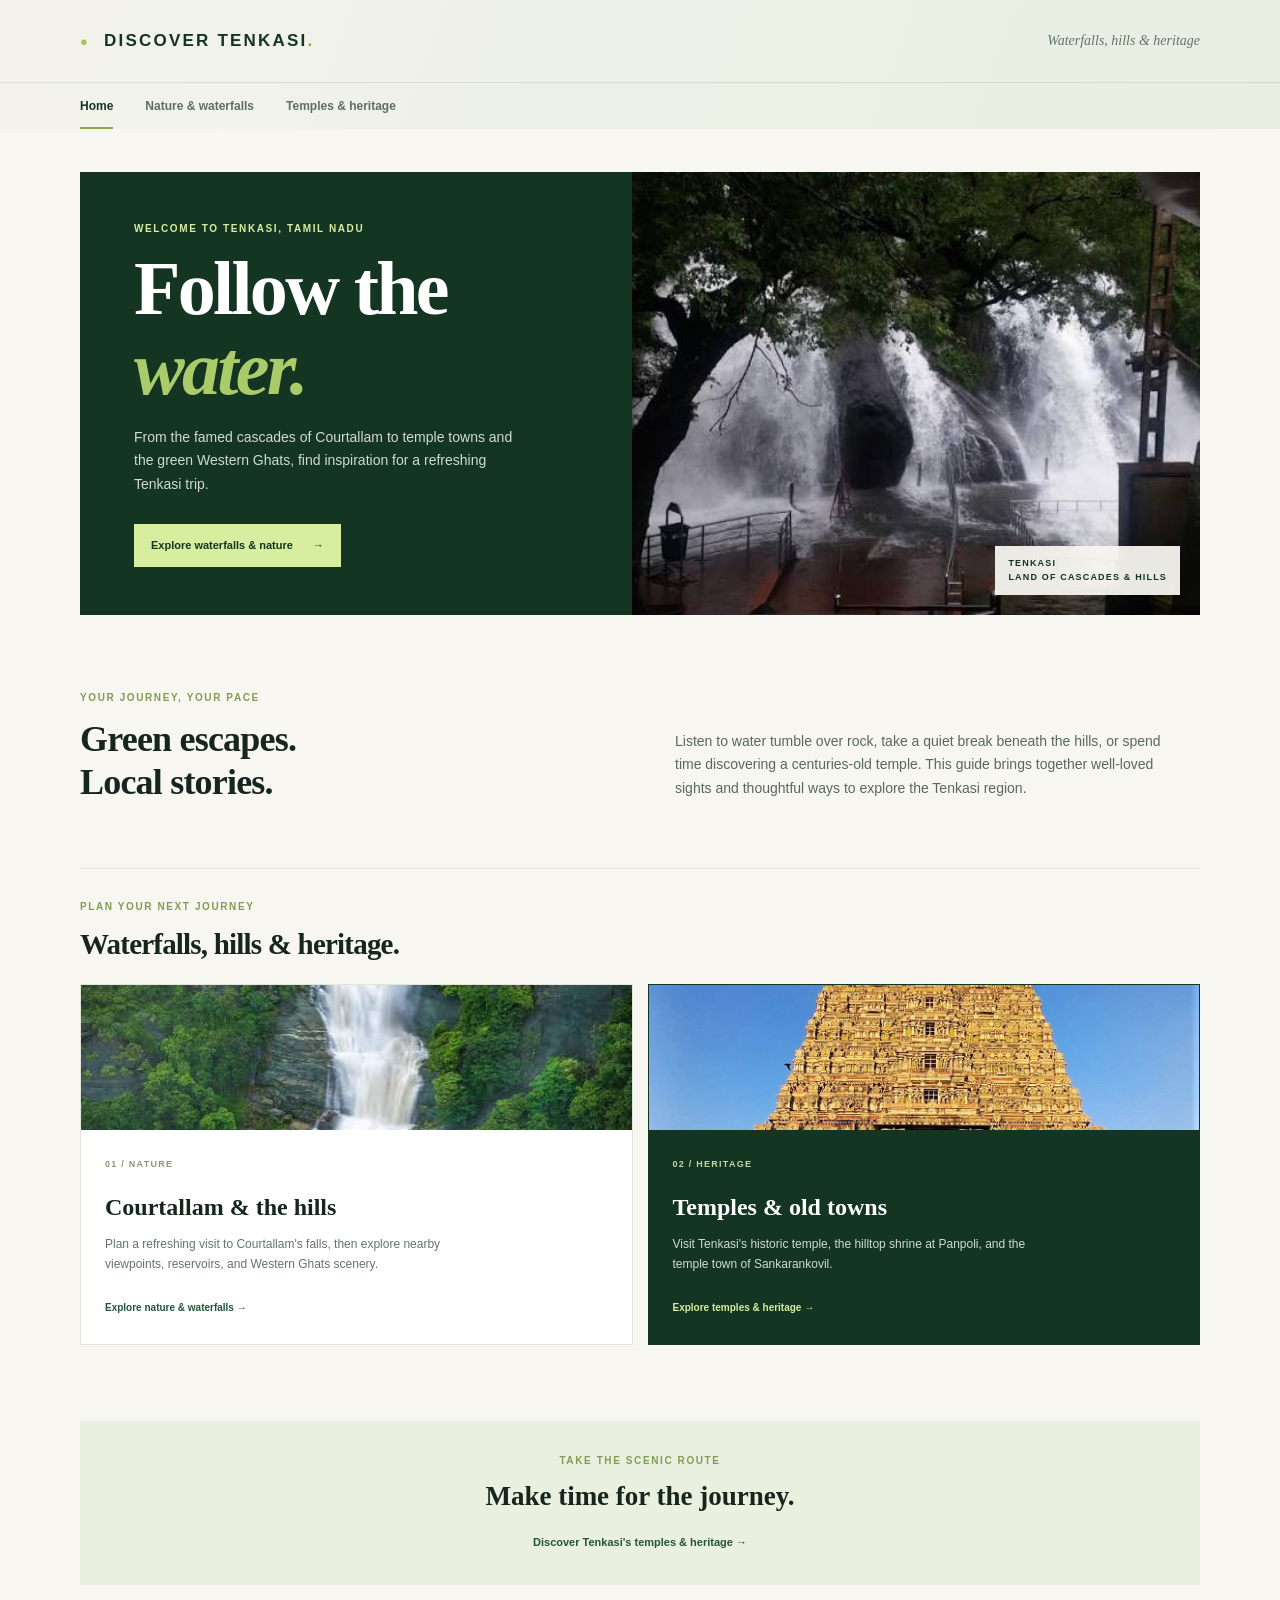
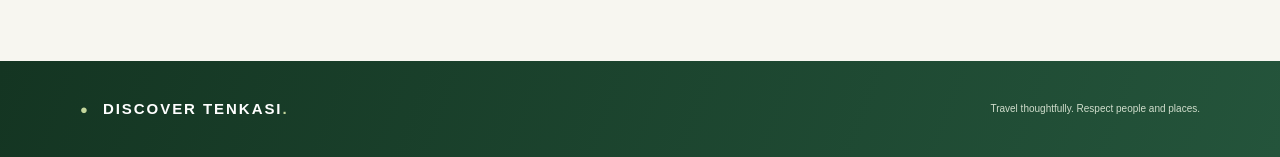
<file: index.html>
<!DOCTYPE html>
<html lang="en">
<head>
    <meta charset="UTF-8">
    <meta name="viewport" content="width=device-width, initial-scale=1.0">
    <meta name="description" content="Discover Tenkasi, Tamil Nadu: Courtallam waterfalls, green hill country, temples, and memorable local journeys.">
    <title>Discover Tenkasi  Waterfalls, hills &amp; heritage</title>
    <link rel="stylesheet" href="style.css/main.css">
</head>
<body>
    <a class="skip-link" href="#main">Skip to content</a>
    <header class="site-header">
        <div class="header-inner">
            <a class="brand" href="index.html" aria-label="Discover Tenkasi home"><span class="brand-mark" aria-hidden="true">●</span> DISCOVER TENKASI<span class="brand-period">.</span></a>
            <span class="tagline">Waterfalls, hills &amp; heritage</span>
        </div>
        <nav class="main-nav" aria-label="Main navigation">
            <div class="nav-inner">
                <a class="active" aria-current="page" href="index.html">Home</a>
                <a href="waterfalls.html">Nature &amp; waterfalls</a>
                <a href="temples.html">Temples &amp; heritage</a>
            </div>
        </nav>
    </header>

    <main id="main" class="page-wrap">
        <section class="hero">
            <div class="hero-copy">
                <p class="eyebrow">WELCOME TO TENKASI, TAMIL NADU</p>
                <h1>Follow the<br><em>water.</em></h1>
                <p class="hero-intro">From the famed cascades of Courtallam to temple towns and the green Western Ghats, find inspiration for a refreshing Tenkasi trip.</p>
                <a class="button" href="waterfalls.html">Explore waterfalls &amp; nature <span aria-hidden="true">→</span></a>
            </div>
            <div class="hero-art">
                <img src="images/images.jpg" alt="Waterfall surrounded by green vegetation" decoding="async">
            </div>
            <span class="hero-note">TENKASI<br>LAND OF CASCADES &amp; HILLS</span>
        </section>

        <section class="intro-row" aria-labelledby="intro-title">
            <div>
                <p class="eyebrow">YOUR JOURNEY, YOUR PACE</p>
                <h2 id="intro-title">Green escapes.<br>Local stories.</h2>
            </div>
            <p>Listen to water tumble over rock, take a quiet break beneath the hills, or spend time discovering a centuries-old temple. This guide brings together well-loved sights and thoughtful ways to explore the Tenkasi region.</p>
        </section>

        <section class="guide-section" aria-labelledby="guides-title">
            <div class="section-heading">
                <div>
                    <p class="eyebrow">PLAN YOUR NEXT JOURNEY</p>
                    <h2 id="guides-title">Waterfalls, hills &amp; heritage.</h2>
                </div>
            </div>
            <div class="guide-cards">
                <a class="guide-card" href="waterfalls.html">
                    <img class="guide-card-image" src="images/courtallam.jpg" alt="Courtallam waterfall surrounded by green vegetation" loading="lazy" decoding="async">
                    <span class="card-number">01 / NATURE</span>
                    <span class="card-icon" aria-hidden="true"></span>
                    <h3>Courtallam &amp; the hills</h3>
                    <p>Plan a refreshing visit to Courtallam's falls, then explore nearby viewpoints, reservoirs, and Western Ghats scenery.</p>
                    <span class="card-link">Explore nature &amp; waterfalls <span aria-hidden="true">→</span></span>
                </a>
                <a class="guide-card guide-card-dark" href="temples.html">
                    <img class="guide-card-image" src="images/kasi-Vishwanath-Temple-Tenkasi.jpg" alt="Colorful South Indian temple architecture" loading="lazy" decoding="async">
                    <span class="card-number">02 / HERITAGE</span>
                    <span class="card-icon" aria-hidden="true"></span>
                    <h3>Temples &amp; old towns</h3>
                    <p>Visit Tenkasi's historic temple, the hilltop shrine at Panpoli, and the temple town of Sankarankovil.</p>
                    <span class="card-link">Explore temples &amp; heritage <span aria-hidden="true">→</span></span>
                </a>
            </div>
        </section>

        <section class="closing-banner">
            <p class="eyebrow">TAKE THE SCENIC ROUTE</p>
            <h2>Make time for the journey.</h2>
            <a class="text-link" href="temples.html">Discover Tenkasi's temples &amp; heritage <span aria-hidden="true">→</span></a>
        </section>
    </main>

    <footer class="site-footer">
        <div class="footer-inner">
            <a class="brand footer-brand" href="index.html"><span class="brand-mark" aria-hidden="true">●</span> DISCOVER TENKASI<span class="brand-period">.</span></a>
            <p>Travel thoughtfully. Respect people and places.</p>
        </div>
    </footer>
</body>
</html>
</file>
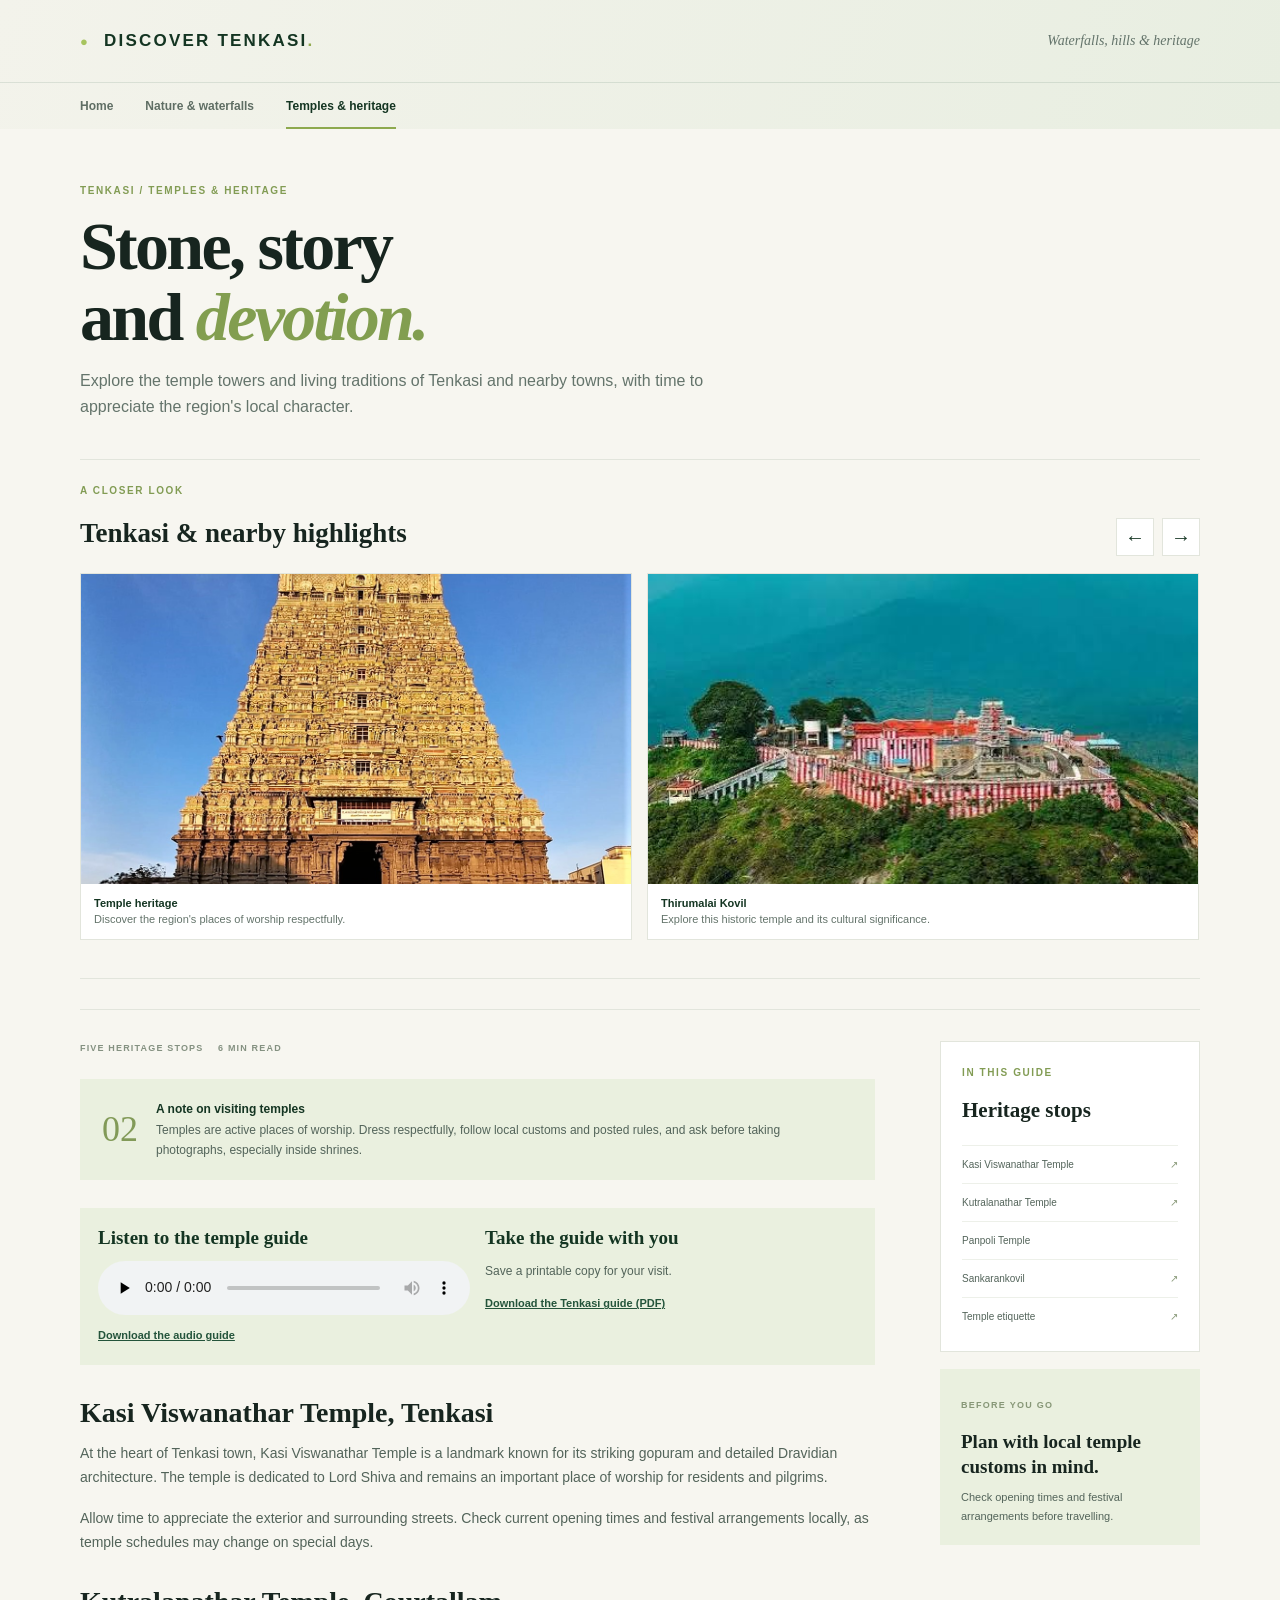
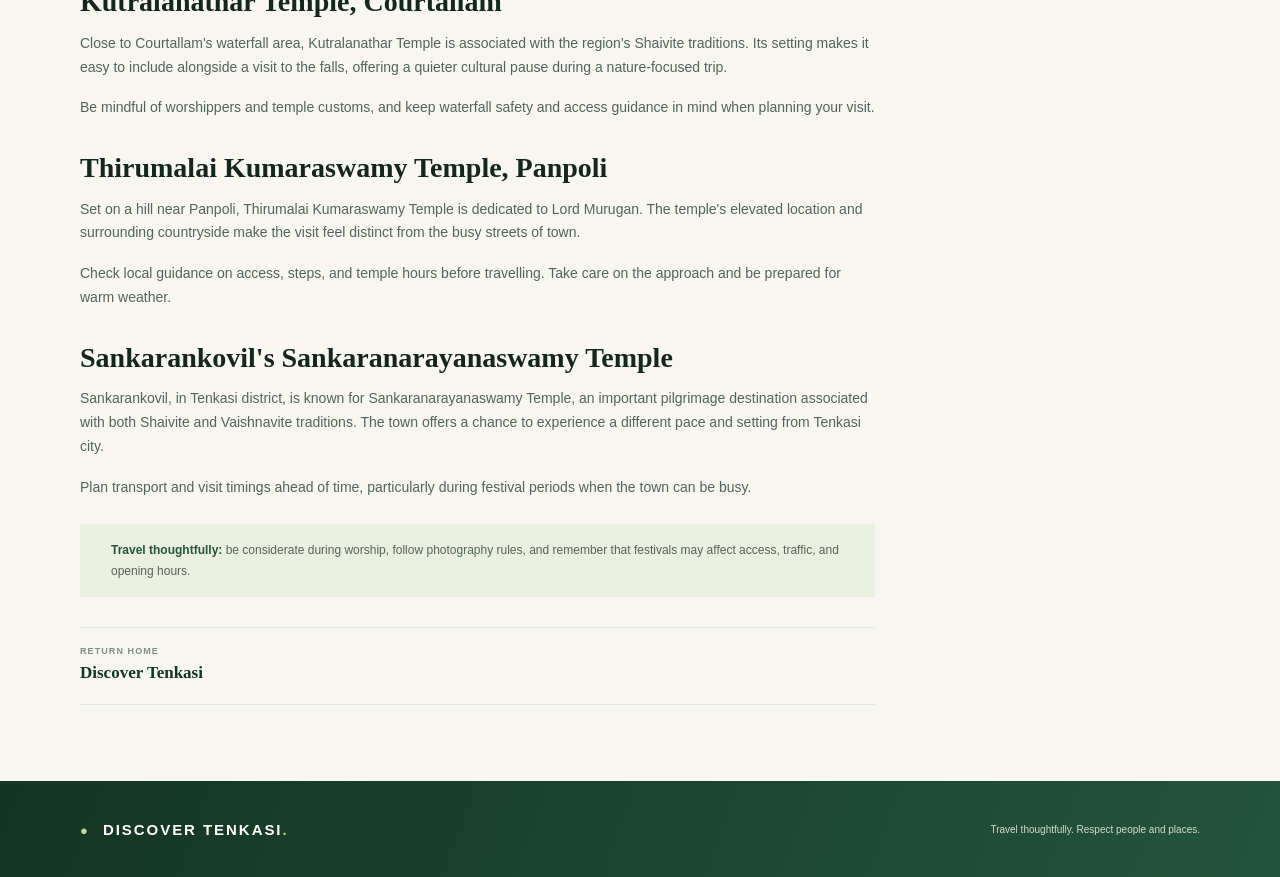
<file: temples.html>
<!DOCTYPE html>
<html lang="en">
<head>
    <meta charset="UTF-8">
    <meta name="viewport" content="width=device-width, initial-scale=1.0">
    <meta name="description" content="Discover Tenkasi's historic temples, including Kasi Viswanathar Temple, Kutralanathar Temple, and shrines in Panpoli and Sankarankovil.">
    <title>Temples &amp; heritage  Discover Tenkasi</title>
    <link rel="stylesheet" href="style.css/main.css">
</head>
<body>
    <a class="skip-link" href="#main">Skip to content</a>
    <header class="site-header">
        <div class="header-inner">
            <a class="brand" href="index.html" aria-label="Discover Tenkasi home"><span class="brand-mark" aria-hidden="true">●</span> DISCOVER TENKASI<span class="brand-period">.</span></a>
            <span class="tagline">Waterfalls, hills &amp; heritage</span>
        </div>
        <nav class="main-nav" aria-label="Main navigation">
            <div class="nav-inner">
                <a href="index.html">Home</a>
                <a href="waterfalls.html">Nature &amp; waterfalls</a>
                <a class="active" aria-current="page" href="temples.html">Temples &amp; heritage</a>
            </div>
        </nav>
    </header>

    <main id="main" class="page-wrap">
        <header class="article-heading">
            <p class="eyebrow">TENKASI / TEMPLES &amp; HERITAGE</p>
            <h1>Stone, story<br>and <em>devotion.</em></h1>
            <p class="article-deck">Explore the temple towers and living traditions of Tenkasi and nearby towns, with time to appreciate the region's local character.</p>
        </header>
        <section class="photo-carousel" data-carousel aria-labelledby="carousel-title">
            <div class="carousel-heading">
                <div>
                    <p class="eyebrow">A CLOSER LOOK</p>
                    <h2 id="carousel-title">Tenkasi &amp; nearby highlights</h2>
                </div>
                <div class="carousel-controls">
                    <button type="button" data-carousel-step="-1" aria-label="Show previous photo">←</button>
                    <button type="button" data-carousel-step="1" aria-label="Show next photo">→</button>
                </div>
            </div>
            <div class="carousel-track" tabindex="0" aria-label="Photo carousel">
                <figure class="carousel-slide">
                    <img src="images/kasi-Vishwanath-Temple-Tenkasi.jpg" alt="Colorful carved South Indian temple architecture" loading="lazy" decoding="async">
                    <figcaption><strong>Temple heritage</strong><br>Discover the region's places of worship respectfully.</figcaption>
                </figure>
                <figure class="carousel-slide">
                    <img src="images/thirumalai%20kovil.jpg" alt="Thirumalai Kovil temple" loading="lazy" decoding="async">
                    <figcaption><strong>Thirumalai Kovil</strong><br>Explore this historic temple and its cultural significance.</figcaption>
                </figure>
                <figure class="carousel-slide">
                    <img src="images/shankar%20narayanaswamy%20temple.jpg" alt="Shankar Narayanaswamy Temple" loading="lazy" decoding="async">
                    <figcaption><strong>Shankar Narayanaswamy Temple</strong><br>Experience the spiritual ambiance of this ancient temple.</figcaption>
                </figure>
            </div>
        </section>
        <div class="article-grid">
            <article class="article-body">
                <p class="article-meta">FIVE HERITAGE STOPS &nbsp;&nbsp; 6 MIN READ</p>
              
                <div class="article-callout">
                    <span class="callout-number">02</span>
                    <p><strong>A note on visiting temples</strong><br>Temples are active places of worship. Dress respectfully, follow local customs and posted rules, and ask before taking photographs, especially inside shrines.</p>
                </div>
                <section class="media-resources" aria-label="Audio and PDF resources">
                    <div class="media-resource">
                        <h2>Listen to the temple guide</h2>
                        <audio controls preload="none">
                            <source src="audio/tramp963-waterfall-sounds-259625.mp3" type="audio/mpeg">
                            Your browser does not support audio playback.
                        </audio>
                        <a href="audio/tramp963-waterfall-sounds-259625.mp3" download>Download the audio guide</a>
                    </div>
                    <div class="media-resource">
                        <h2>Take the guide with you</h2>
                        <p>Save a printable copy for your visit.</p>
                        <a href="documents/tenkasi.pdf" download>Download the Tenkasi guide (PDF)</a>
                    </div>
                </section>
                <section id="kasi">
                    <h2>Kasi Viswanathar Temple, Tenkasi</h2>
                    <p>At the heart of Tenkasi town, Kasi Viswanathar Temple is a landmark known for its striking gopuram and detailed Dravidian architecture. The temple is dedicated to Lord Shiva and remains an important place of worship for residents and pilgrims.</p>
                    <p>Allow time to appreciate the exterior and surrounding streets. Check current opening times and festival arrangements locally, as temple schedules may change on special days.</p>
                </section>
                <section id="kutralanathar">
                    <h2>Kutralanathar Temple, Courtallam</h2>
                    <p>Close to Courtallam's waterfall area, Kutralanathar Temple is associated with the region's Shaivite traditions. Its setting makes it easy to include alongside a visit to the falls, offering a quieter cultural pause during a nature-focused trip.</p>
                    <p>Be mindful of worshippers and temple customs, and keep waterfall safety and access guidance in mind when planning your visit.</p>
                </section>
                <section id="panpoli">
                    <h2>Thirumalai Kumaraswamy Temple, Panpoli</h2>
                    <p>Set on a hill near Panpoli, Thirumalai Kumaraswamy Temple is dedicated to Lord Murugan. The temple's elevated location and surrounding countryside make the visit feel distinct from the busy streets of town.</p>
                    <p>Check local guidance on access, steps, and temple hours before travelling. Take care on the approach and be prepared for warm weather.</p>
                </section>
                <section id="sankarankovil">
                    <h2>Sankarankovil's Sankaranarayanaswamy Temple</h2>
                    <p>Sankarankovil, in Tenkasi district, is known for Sankaranarayanaswamy Temple, an important pilgrimage destination associated with both Shaivite and Vaishnavite traditions. The town offers a chance to experience a different pace and setting from Tenkasi city.</p>
                    <p>Plan transport and visit timings ahead of time, particularly during festival periods when the town can be busy.</p>
                </section>
               
                <aside class="tip-box" id="temple-etiquette">
                    <span class="tip-icon" aria-hidden="true"></span>
                    <p><strong>Travel thoughtfully:</strong> be considerate during worship, follow photography rules, and remember that festivals may affect access, traffic, and opening hours.</p>
                </aside>
                <a class="next-article" href="index.html">
                    <span><small>RETURN HOME</small><strong>Discover Tenkasi</strong></span>
                    <span class="next-arrow" aria-hidden="true"></span>
                </a>
            </article>
            <aside class="article-sidebar">
                <div class="sidebar-box">
                    <p class="eyebrow">IN THIS GUIDE</p>
                    <h2>Heritage stops</h2>
                    <ul class="sidebar-links">
                        <li><a href="#kasi">Kasi Viswanathar Temple <span>↗</span></a></li>
                        <li><a href="#kutralanathar">Kutralanathar Temple <span>↗</span></a></li>
                        <li><a href="#panpoli">Panpoli Temple <span></span></a></li>
                        <li><a href="#sankarankovil">Sankarankovil <span>↗</span></a></li>
                        <li><a href="#temple-etiquette">Temple etiquette <span>↗</span></a></li>
                    </ul>
                </div>
                <div class="sidebar-mini">
                    <span class="mini-label">BEFORE YOU GO</span>
                    <h3>Plan with local temple customs in mind.</h3>
                    <p>Check opening times and festival arrangements before travelling.</p>
                </div>
            </aside>
        </div>
    </main>

    <footer class="site-footer">
        <div class="footer-inner">
            <a class="brand footer-brand" href="index.html"><span class="brand-mark" aria-hidden="true">●</span> DISCOVER TENKASI<span class="brand-period">.</span></a>
            <p>Travel thoughtfully. Respect people and places.</p>
        </div>
    </footer>
    <script>
        document.querySelectorAll("[data-carousel]").forEach((carousel) => {
            const track = carousel.querySelector(".carousel-track");
            const slides = track.querySelectorAll(".carousel-slide");
            const step = slides.length ? slides[0].getBoundingClientRect().width + parseFloat(getComputedStyle(track).gap) : 0;

            carousel.querySelectorAll("[data-carousel-step]").forEach((button) => {
                button.addEventListener("click", () => {
                    track.scrollBy({
                        left: step * Number(button.dataset.carouselStep),
                        behavior: "smooth"
                    });
                });
            });
        });
    </script>
</body>
</html>
</file>
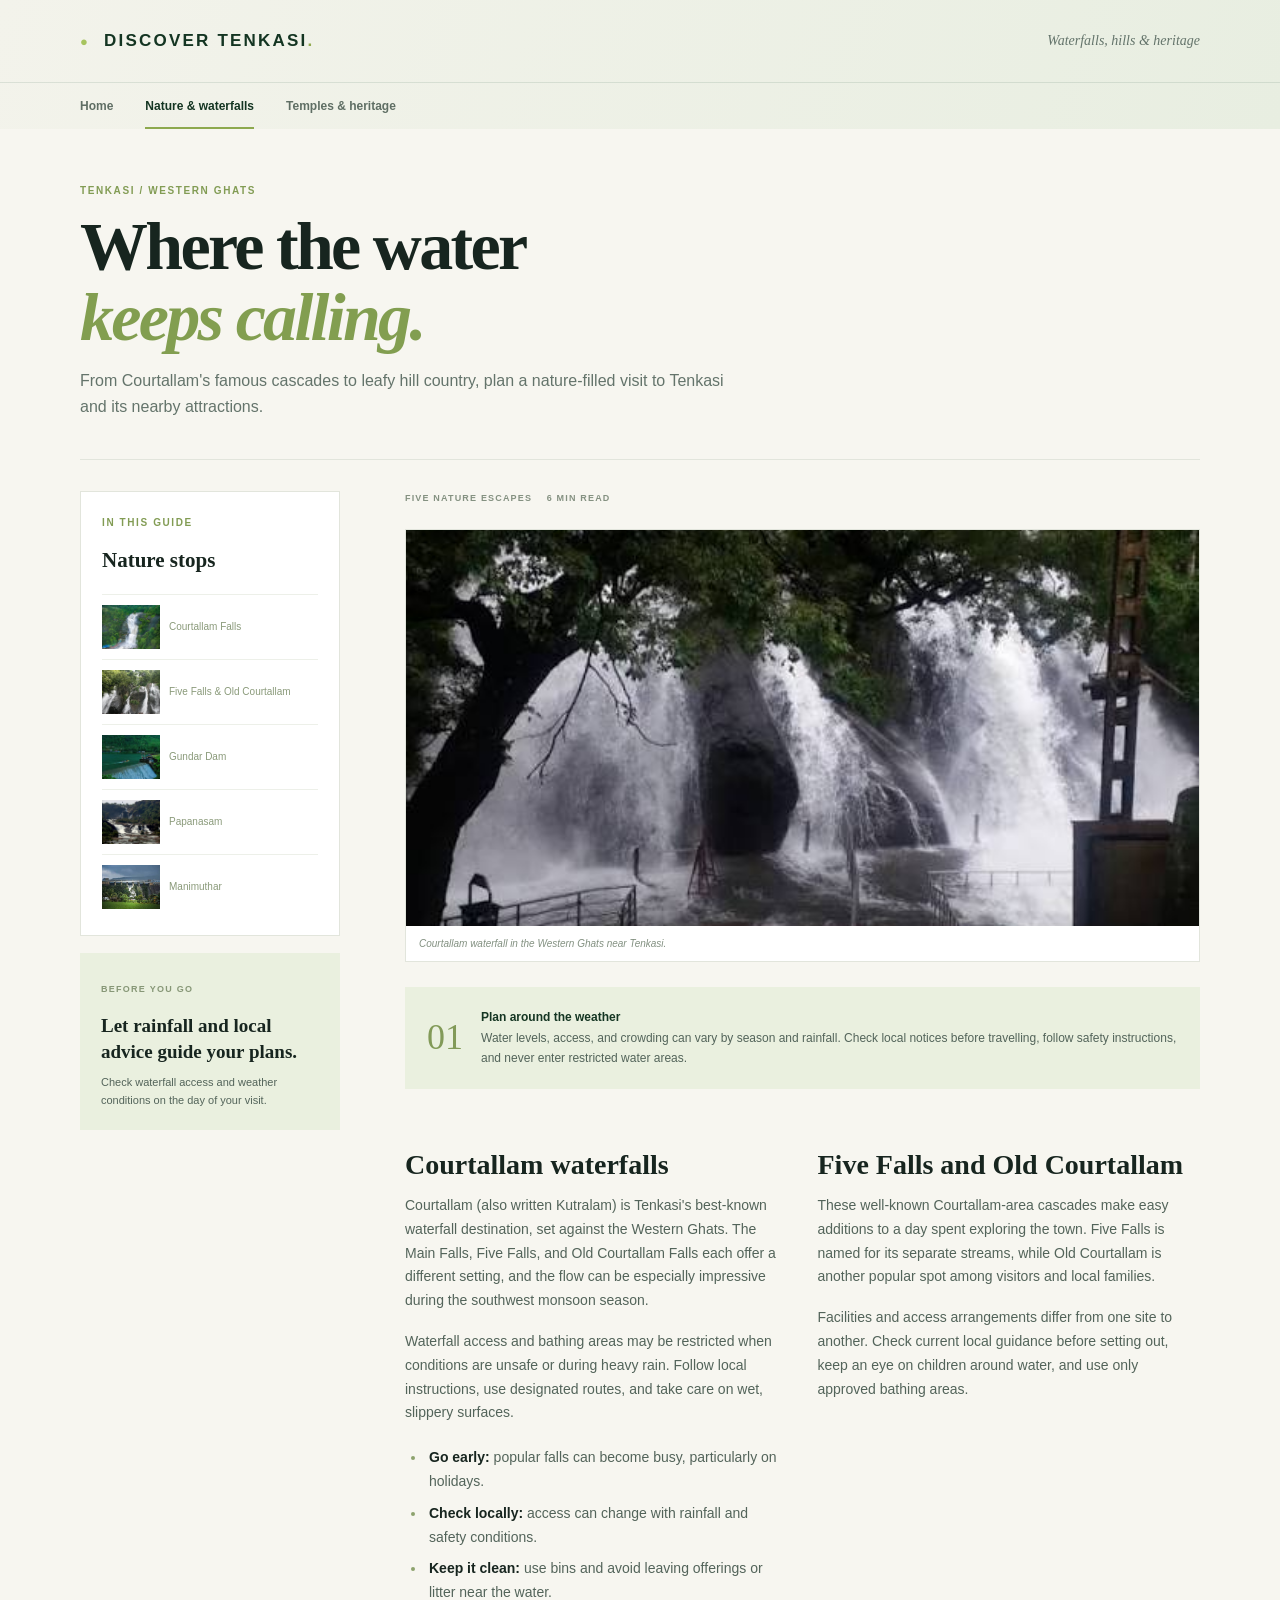
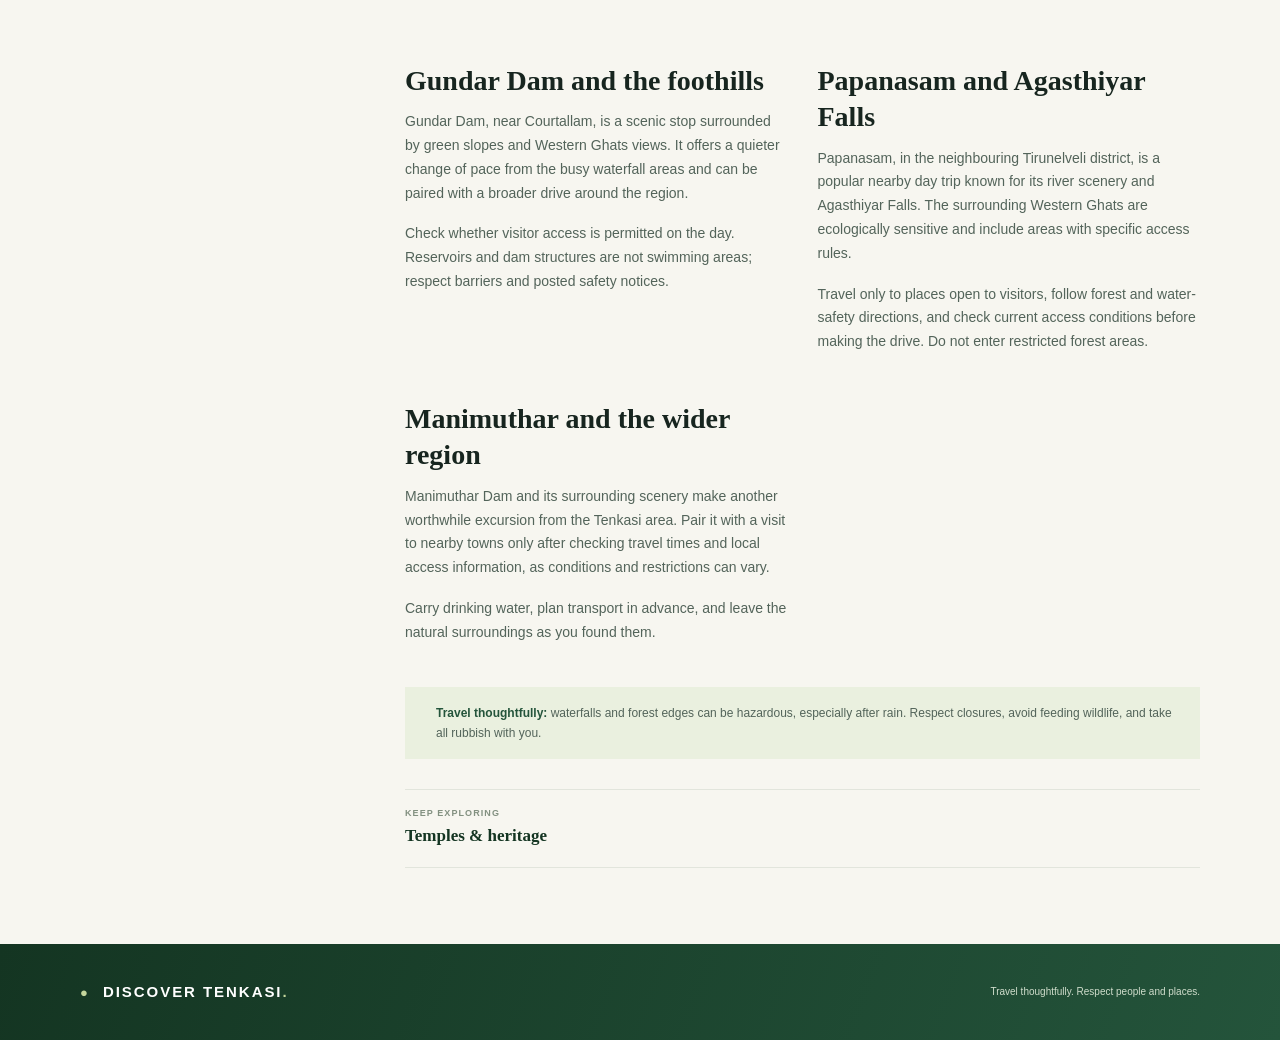
<file: waterfalls.html>
<!DOCTYPE html>
<html lang="en">
<head>
    <meta charset="UTF-8">
    <meta name="viewport" content="width=device-width, initial-scale=1.0">
    <meta name="description" content="Explore Tenkasi's Courtallam waterfalls, hill country, dams, and nearby nature escapes in Tamil Nadu.">
    <title>Waterfalls &amp; nature — Discover Tenkasi</title>
    <link rel="stylesheet" href="style.css/main.css">
</head>
<body>
    <a class="skip-link" href="#main">Skip to content</a>
    <header class="site-header">
        <div class="header-inner">
            <a class="brand" href="index.html" aria-label="Discover Tenkasi home"><span class="brand-mark" aria-hidden="true">●</span> DISCOVER TENKASI<span class="brand-period">.</span></a>
            <span class="tagline">Waterfalls, hills &amp; heritage</span>
        </div>
        <nav class="main-nav" aria-label="Main navigation">
            <div class="nav-inner">
                <a href="index.html">Home</a>
                <a class="active" aria-current="page" href="waterfalls.html">Nature &amp; waterfalls</a>
                <a href="temples.html">Temples &amp; heritage</a>
            </div>
        </nav>
    </header>

    <main id="main" class="page-wrap">
        <header class="article-heading">
            <p class="eyebrow">TENKASI / WESTERN GHATS</p>
            <h1>Where the water<br><em>keeps calling.</em></h1>
            <p class="article-deck">From Courtallam's famous cascades to leafy hill country, plan a nature-filled visit to Tenkasi and its nearby attractions.</p>
        </header>

        <div class="article-grid article-grid-left">
            <aside class="article-sidebar">
                <div class="sidebar-box">
                    <p class="eyebrow">IN THIS GUIDE</p>
                    <h2>Nature stops</h2>
                    <ul class="sidebar-links">
                        <li><a href="#courtallam"><img src="images/courtallam.jpg" alt="" loading="lazy" decoding="async"><span>Courtallam Falls</span></a></li>
                        <li><a href="#five-falls"><img src="images/five-falls.jpg" alt="" loading="lazy" decoding="async"><span>Five Falls &amp; Old Courtallam</span></a></li>
                        <li><a href="#gundar"><img src="images/gundar.jpg" alt="" loading="lazy" decoding="async"><span>Gundar Dam</span></a></li>
                        <li><a href="#papanasam"><img src="images/Papanasam_Waterfall.jpg" alt="" loading="lazy" decoding="async"><span>Papanasam</span></a></li>
                        <li><a href="#manimuthar"><img src="images/manimuthar.jpg" alt="" loading="lazy" decoding="async"><span>Manimuthar</span></a></li>
                    </ul>
                </div>
                <div class="sidebar-mini">
                    <span class="mini-label">BEFORE YOU GO</span>
                    <h3>Let rainfall and local advice guide your plans.</h3>
                    <p>Check waterfall access and weather conditions on the day of your visit.</p>
                </div>
            </aside>
            <article class="article-body">
                <p class="article-meta">FIVE NATURE ESCAPES &nbsp;&nbsp; 6 MIN READ</p>
                <figure class="destination-visual">
                    <img class="destination-art" src="images/images.jpg" alt="Courtallam waterfall surrounded by green vegetation" decoding="async">
                    <figcaption>Courtallam waterfall in the Western Ghats near Tenkasi.</figcaption>
                </figure>
                <div class="article-callout">
                    <span class="callout-number">01</span>
                    <p><strong>Plan around the weather</strong><br>Water levels, access, and crowding can vary by season and rainfall. Check local notices before travelling, follow safety instructions, and never enter restricted water areas.</p>
                </div>
                <div class="article-columns">
                    <section id="courtallam">
                        <h2>Courtallam waterfalls</h2>
                        <p>Courtallam (also written Kutralam) is Tenkasi's best-known waterfall destination, set against the Western Ghats. The Main Falls, Five Falls, and Old Courtallam Falls each offer a different setting, and the flow can be especially impressive during the southwest monsoon season.</p>
                        <p>Waterfall access and bathing areas may be restricted when conditions are unsafe or during heavy rain. Follow local instructions, use designated routes, and take care on wet, slippery surfaces.</p>
                        <ul class="check-list">
                            <li><strong>Go early:</strong> popular falls can become busy, particularly on holidays.</li>
                            <li><strong>Check locally:</strong> access can change with rainfall and safety conditions.</li>
                            <li><strong>Keep it clean:</strong> use bins and avoid leaving offerings or litter near the water.</li>
                        </ul>
                    </section>
                    <section id="five-falls">
                        <h2>Five Falls and Old Courtallam</h2>
                        <p>These well-known Courtallam-area cascades make easy additions to a day spent exploring the town. Five Falls is named for its separate streams, while Old Courtallam is another popular spot among visitors and local families.</p>
                        <p>Facilities and access arrangements differ from one site to another. Check current local guidance before setting out, keep an eye on children around water, and use only approved bathing areas.</p>
                    </section>
                    <section id="gundar">
                        <h2>Gundar Dam and the foothills</h2>
                        <p>Gundar Dam, near Courtallam, is a scenic stop surrounded by green slopes and Western Ghats views. It offers a quieter change of pace from the busy waterfall areas and can be paired with a broader drive around the region.</p>
                        <p>Check whether visitor access is permitted on the day. Reservoirs and dam structures are not swimming areas; respect barriers and posted safety notices.</p>
                    </section>
                    <section id="papanasam">
                        <h2>Papanasam and Agasthiyar Falls</h2>
                        <p>Papanasam, in the neighbouring Tirunelveli district, is a popular nearby day trip known for its river scenery and Agasthiyar Falls. The surrounding Western Ghats are ecologically sensitive and include areas with specific access rules.</p>
                        <p>Travel only to places open to visitors, follow forest and water-safety directions, and check current access conditions before making the drive. Do not enter restricted forest areas.</p>
                    </section>
                    <section id="manimuthar">
                        <h2>Manimuthar and the wider region</h2>
                        <p>Manimuthar Dam and its surrounding scenery make another worthwhile excursion from the Tenkasi area. Pair it with a visit to nearby towns only after checking travel times and local access information, as conditions and restrictions can vary.</p>
                        <p>Carry drinking water, plan transport in advance, and leave the natural surroundings as you found them.</p>
                    </section>
                </div>
                <aside class="tip-box">
                    <span class="tip-icon" aria-hidden="true"></span>
                    <p><strong>Travel thoughtfully:</strong> waterfalls and forest edges can be hazardous, especially after rain. Respect closures, avoid feeding wildlife, and take all rubbish with you.</p>
                </aside>
                <a class="next-article" href="temples.html">
                    <span><small>KEEP EXPLORING</small><strong>Temples &amp; heritage</strong></span>
                    <span class="next-arrow" aria-hidden="true"></span>
                </a>
            </article>
        </div>
    </main>

    <footer class="site-footer">
        <div class="footer-inner">
            <a class="brand footer-brand" href="index.html"><span class="brand-mark" aria-hidden="true">●</span> DISCOVER TENKASI<span class="brand-period">.</span></a>
            <p>Travel thoughtfully. Respect people and places.</p>
        </div>
    </footer>
</body>
</html>
</file>
<file: style.css/main.css>
:root {
    --ink: #17251f;
    --muted: #64746b;
    --green: #24543b;
    --green-dark: #143522;
    --lime: #d7ed9f;
    --paper: #f7f6f0;
    --line: #e2e5dc;
    --serif: Georgia, "Times New Roman", serif;
    --sans: Arial, Helvetica, sans-serif;
}

* { box-sizing: border-box; }
html { scroll-behavior: smooth; }
body {
    margin: 0;
    color: var(--ink);
    background: var(--paper);
    font-family: var(--sans);
    font-size: 16px;
    line-height: 1.7;
}
a { color: inherit; }
a:focus-visible, button:focus-visible {
    outline: 3px solid #a6c76b;
    outline-offset: 4px;
}
h1, h2, h3, p { margin-top: 0; }

.skip-link {
    position: absolute;
    top: -50px;
    left: 16px;
    z-index: 5;
    padding: 8px 14px;
    color: var(--ink);
    background: #fff;
}
.skip-link:focus { top: 12px; }
.site-header { background: linear-gradient(110deg, #f3f3eb, #e8eee1); }
.header-inner, .nav-inner, .page-wrap, .footer-inner {
    width: min(1120px, calc(100% - 48px));
    margin: 0 auto;
}
.header-inner {
    min-height: 82px;
    display: flex;
    align-items: center;
    justify-content: space-between;
}
.brand {
    color: var(--green-dark);
    font-size: 17px;
    font-weight: 700;
    letter-spacing: .13em;
    text-decoration: none;
}
.brand-mark { margin-right: 7px; color: #a7c45e; font-size: 13px; }
.brand-period { color: #91aa50; }
.tagline {
    color: var(--muted);
    font-family: var(--serif);
    font-size: 14px;
    font-style: italic;
}
.main-nav { border-top: 1px solid rgba(36, 84, 59, .12); }
.nav-inner { min-height: 46px; display: flex; align-items: center; gap: 32px; }
.nav-inner a {
    color: #5f6e64;
    font-size: 12px;
    font-weight: 700;
    text-decoration: none;
}
.nav-inner a:hover, .nav-inner a.active { color: var(--green-dark); }
.nav-inner a.active {
    height: 46px;
    display: flex;
    align-items: center;
    box-shadow: inset 0 -2px #8da94e;
}

.page-wrap { padding-top: 43px; padding-bottom: 76px; }
.hero {
    position: relative;
    display: grid;
    grid-template-columns: 1fr 1.03fr;
    align-items: center;
    min-height: 440px;
    margin-bottom: 74px;
    overflow: hidden;
    color: #fff;
    background: var(--green-dark);
}
.hero-copy { position: relative; z-index: 1; padding: 48px 24px 48px 54px; }
.hero .eyebrow { color: var(--lime); }
.hero h1 {
    margin: 0 0 17px;
    font-family: var(--serif);
    font-size: clamp(52px, 6vw, 76px);
    line-height: 1.05;
    letter-spacing: -2.7px;
}
.hero h1 em { color: #a9cb69; font-weight: 600; }
.hero-intro { max-width: 400px; margin-bottom: 27px; color: #d1dbd0; font-size: 14px; }
.button {
    display: inline-flex;
    gap: 20px;
    align-items: center;
    padding: 12px 17px;
    color: var(--green-dark);
    background: var(--lime);
    font-size: 11px;
    font-weight: 700;
    text-decoration: none;
    transition: background .2s, transform .2s;
}
.button:hover { transform: translateY(-2px); background: #e5f5bd; }
.hero-art { align-self: stretch; min-height: 440px; overflow: hidden; }
.hero-art img { display: block; width: 100%; height: 100%; min-height: 440px; object-fit: cover; }
.hero-note {
    position: absolute;
    right: 20px;
    bottom: 20px;
    padding: 10px 13px;
    color: var(--green-dark);
    background: rgba(247, 246, 240, .94);
    font-size: 9px;
    font-weight: 700;
    letter-spacing: .13em;
    line-height: 1.6;
}
.intro-row {
    display: grid;
    grid-template-columns: 1fr 1fr;
    gap: 70px;
    align-items: end;
    padding: 0 0 64px;
}
.intro-row h2, .section-heading h2 {
    margin: 0;
    font-family: var(--serif);
    font-size: 36px;
    line-height: 1.2;
    letter-spacing: -.8px;
}
.intro-row > p { max-width: 490px; margin: 0 0 3px; color: #59685f; font-size: 14px; }
.guide-section { padding-top: 29px; border-top: 1px solid var(--line); }
.section-heading { display: flex; justify-content: space-between; align-items: end; gap: 16px; margin-bottom: 22px; }
.section-heading h2 { font-size: 29px; }
.guide-cards { display: grid; grid-template-columns: 1fr 1fr; gap: 15px; }
.guide-card {
    position: relative;
    display: block;
    min-height: 310px;
    padding: 24px;
    border: 1px solid var(--line);
    background: #fff;
    text-decoration: none;
    transition: transform .2s, box-shadow .2s;
}
.guide-card:hover { transform: translateY(-3px); box-shadow: 0 10px 25px rgba(27, 47, 34, .08); }
.guide-card-dark { color: #fff; background: var(--green-dark); border-color: var(--green-dark); }
.guide-card-image { display: block; width: calc(100% + 48px); height: 145px; margin: -24px -24px 18px; object-fit: cover; }
.card-number, .mini-label { color: #879777; font-size: 9px; font-weight: 700; letter-spacing: .14em; }
.guide-card-dark .card-number { color: #c1d5a5; }
.card-icon { position: absolute; top: 17px; right: 19px; color: #a1b66b; font-size: 21px; }
.guide-card h3 { margin: 12px 0 7px; font-family: var(--serif); font-size: 24px; }
.guide-card p { max-width: 370px; margin: 0 0 18px; color: var(--muted); font-size: 12px; line-height: 1.65; }
.guide-card-dark p { color: #d1dbd0; }
.card-link { color: var(--green); font-size: 10px; font-weight: 700; }
.guide-card-dark .card-link { color: var(--lime); }
.closing-banner { margin-top: 76px; padding: 31px 40px; background: #eaf0df; text-align: center; }
.closing-banner .eyebrow { margin-bottom: 5px; }
.closing-banner h2 { margin: 0 0 7px; font-family: var(--serif); font-size: 27px; }
.text-link { color: var(--green); font-size: 11px; font-weight: 700; text-decoration: none; }
.text-link:hover { text-decoration: underline; }
.article-heading { max-width: 760px; padding: 10px 0 38px; }
.eyebrow {
    margin: 0 0 12px;
    color: #829c54;
    font-size: 10px;
    font-weight: 700;
    letter-spacing: .16em;
}
.article-heading h1 {
    margin: 0 0 14px;
    font-family: var(--serif);
    font-size: clamp(48px, 6vw, 68px);
    line-height: 1.05;
    letter-spacing: -2.7px;
}
h1 em { color: #829e50; font-weight: 600; }
.article-deck {
    max-width: 660px;
    margin-bottom: 0;
    color: var(--muted);
    font-size: 16px;
    line-height: 1.65;
}

.photo-carousel {
    padding: 22px 0 30px;
    margin: 0 0 30px;
    border-top: 1px solid var(--line);
    border-bottom: 1px solid var(--line);
}
.carousel-heading {
    display: flex;
    justify-content: space-between;
    align-items: end;
    gap: 16px;
    margin-bottom: 17px;
}
.carousel-heading h2 {
    margin: 0;
    font-family: var(--serif);
    font-size: 27px;
}
.carousel-controls { display: flex; gap: 8px; }
.carousel-controls button {
    width: 38px;
    height: 38px;
    border: 1px solid var(--line);
    color: var(--green-dark);
    background: #fff;
    font-size: 20px;
    cursor: pointer;
}
.carousel-controls button:hover { color: #fff; background: var(--green); }
.carousel-track {
    display: flex;
    gap: 15px;
    overflow-x: auto;
    padding-bottom: 8px;
    scroll-snap-type: x mandatory;
    scrollbar-color: #9baa84 #e8ebdf;
}
.carousel-slide {
    flex: 0 0 calc(50% - 8px);
    min-width: 0;
    margin: 0;
    border: 1px solid var(--line);
    background: #fff;
    scroll-snap-align: start;
}
.carousel-slide img {
    display: block;
    width: 100%;
    aspect-ratio: 16 / 9;
    object-fit: cover;
}
.carousel-slide figcaption {
    padding: 11px 13px;
    color: var(--muted);
    font-size: 11px;
    line-height: 1.5;
}
.carousel-slide figcaption strong { color: var(--green-dark); }

.article-grid {
    display: grid;
    grid-template-columns: minmax(0, 1fr) 260px;
    gap: 65px;
    border-top: 1px solid var(--line);
    padding-top: 31px;
}
.article-grid-left { grid-template-columns: 260px minmax(0, 1fr); }
.article-columns { display: grid; grid-template-columns: repeat(2, minmax(0, 1fr)); column-gap: 30px; }
.article-columns section { min-width: 0; }
.article-body { min-width: 0; color: #53645a; font-size: 14px; }
.article-body .article-meta {
    margin-bottom: 23px;
    color: #849181;
    font-size: 9px;
    font-weight: 700;
    letter-spacing: .13em;
}
.article-body h2 {
    margin: 30px 0 11px;
    color: var(--ink);
    font-family: var(--serif);
    font-size: 28px;
    line-height: 1.3;
}
.article-body p { margin-bottom: 17px; }
.article-body section { scroll-margin-top: 20px; }
.destination-visual { margin: 0 0 25px; border: 1px solid var(--line); background: #fff; }
.destination-visual img, .destination-art { display: block; width: 100%; aspect-ratio: 2 / 1; object-fit: cover; }
.destination-visual figcaption { padding: 9px 13px; color: #829080; font-size: 10px; font-style: italic; }
.check-list { padding-left: 21px; margin: 12px 0 24px; }
.check-list li { padding: 4px 0 4px 3px; }
.check-list li::marker { color: #8da26d; }
.check-list strong { color: var(--ink); }
.article-callout {
    display: flex;
    gap: 18px;
    align-items: center;
    padding: 20px 22px;
    margin: 0 0 28px;
    background: #eaf0df;
}
.article-callout p { margin: 0; color: #53645a; font-size: 12px; }
.article-callout strong { color: var(--green-dark); }
.callout-number { color: #829a58; font-family: var(--serif); font-size: 36px; }
.media-resources {
    display: grid;
    grid-template-columns: repeat(2, minmax(0, 1fr));
    gap: 15px;
    padding: 18px;
    margin: 0 0 28px;
    background: #eaf0df;
}
.media-resource h2 {
    margin: 0 0 10px;
    color: var(--green-dark);
    font-family: var(--serif);
    font-size: 19px;
}
.media-resource p { margin-bottom: 10px; font-size: 12px; }
.media-resource audio { display: block; width: 100%; margin-bottom: 8px; }
.media-resource a { color: var(--green); font-size: 11px; font-weight: 700; }
.tip-box {
    display: flex;
    gap: 13px;
    padding: 16px 18px;
    margin: 25px 0;
    background: #eaf0df;
    scroll-margin-top: 20px;
}
.tip-icon { color: #879e5b; font-size: 19px; }
.tip-box p { margin: 0; font-size: 12px; }
.tip-box strong { color: var(--green); }
.next-article {
    display: flex;
    justify-content: space-between;
    align-items: center;
    padding: 16px 0;
    margin-top: 30px;
    border-top: 1px solid var(--line);
    border-bottom: 1px solid var(--line);
    text-decoration: none;
}
.next-article small {
    display: block;
    color: #829080;
    font-size: 9px;
    font-weight: 700;
    letter-spacing: .12em;
}
.next-article strong { color: var(--green-dark); font-family: var(--serif); font-size: 17px; }
.next-arrow { color: #78905b; font-size: 22px; }

.article-sidebar { display: flex; flex-direction: column; gap: 17px; }
.sidebar-box { padding: 22px 21px 16px; border: 1px solid var(--line); background: #fff; }
.sidebar-box h2 { margin: 0 0 16px; font-family: var(--serif); font-size: 21px; }
.sidebar-links { padding: 0; margin: 0; list-style: none; }
.sidebar-links li { border-top: 1px solid #edf0e9; }
.sidebar-links a {
    display: flex;
    justify-content: space-between;
    gap: 8px;
    padding: 10px 0;
    color: #53645a;
    font-size: 10px;
    text-decoration: none;
}
.article-grid-left .sidebar-links a {
    display: grid;
    grid-template-columns: 58px minmax(0, 1fr);
    align-items: center;
    justify-content: initial;
    gap: 9px;
}
.article-grid-left .sidebar-links img { display: block; width: 58px; height: 44px; object-fit: cover; }
.article-grid-left .sidebar-links a span { line-height: 1.4; }
.sidebar-links a:hover { color: var(--green); }
.sidebar-links a span { color: #8a9a7a; }
.sidebar-mini { padding: 20px 21px; background: #eaf0df; }
.mini-label { color: #879777; font-size: 9px; font-weight: 700; letter-spacing: .14em; }
.sidebar-mini h3 { margin: 13px 0 8px; font-family: var(--serif); font-size: 19px; line-height: 1.35; }
.sidebar-mini p { margin: 0; color: #53645a; font-size: 11px; }

.site-footer {
    color: #eef2e8;
    background: linear-gradient(110deg, #143522, #24543b);
}
.footer-inner {
    min-height: 96px;
    display: flex;
    align-items: center;
    justify-content: space-between;
    gap: 20px;
}
.footer-brand { color: #fff; font-size: 15px; }
.footer-brand .brand-mark, .footer-brand .brand-period { color: #c4d69c; }
.footer-inner p { margin: 0; color: #d0ddcc; font-size: 10px; }

@media screen and (max-width: 800px) {
    .article-grid { grid-template-columns: minmax(0, 1fr) 225px; gap: 28px; }
    .article-grid-left { grid-template-columns: 225px minmax(0, 1fr); }
    .hero-copy { padding-left: 34px; }
    .intro-row { gap: 35px; }
}
@media screen and (max-width: 620px) {
    .header-inner, .nav-inner, .page-wrap, .footer-inner {
        width: min(100% - 32px, 500px);
    }
    .header-inner { min-height: 72px; }
    .brand { font-size: 13px; letter-spacing: .1em; }
    .brand-mark { margin-right: 4px; font-size: 10px; }
    .tagline { max-width: 125px; text-align: right; font-size: 11px; }
    .nav-inner { gap: 22px; overflow-x: auto; }
    .nav-inner a { flex: 0 0 auto; font-size: 10px; }
    .page-wrap { padding-top: 24px; padding-bottom: 48px; }
    .hero { display: flex; flex-direction: column; align-items: stretch; margin-bottom: 48px; }
    .hero-copy { padding: 32px 24px 26px; }
    .hero h1 { font-size: 55px; }
    .hero-art, .hero-art img { min-height: 235px; }
    .hero-note { right: 13px; bottom: 13px; }
    .intro-row { grid-template-columns: 1fr; gap: 15px; padding-bottom: 42px; }
    .intro-row h2 { font-size: 32px; }
    .guide-cards { gap: 10px; }
    .guide-card { min-height: 285px; padding: 17px; }
    .guide-card-image { width: calc(100% + 34px); height: 125px; margin: -17px -17px 15px; }
    .guide-card h3 { margin-top: 12px; font-size: 20px; }
    .closing-banner { margin-top: 46px; padding: 26px 15px; }
    .closing-banner h2 { font-size: 23px; }
    .article-heading { padding: 7px 0 28px; }
    .article-heading h1 { font-size: 47px; }
    .article-deck { font-size: 14px; }
    .carousel-heading h2 { font-size: 23px; }
    .carousel-slide { flex-basis: 85%; }
    .article-grid { grid-template-columns: 1fr; gap: 27px; padding-top: 22px; }
    .article-grid-left { grid-template-columns: 1fr; }
    .article-columns { grid-template-columns: 1fr; }
    .media-resources { grid-template-columns: 1fr; }
    .footer-inner {
        min-height: 0;
        flex-direction: column;
        align-items: flex-start;
        justify-content: center;
        gap: 5px;
        padding: 20px 0;
    }
}
@media screen and (max-width: 380px) {
    .guide-cards { grid-template-columns: 1fr; }
    .guide-card { min-height: 260px; }
}
@media screen and (prefers-reduced-motion: reduce) {
    *, *::before, *::after {
        scroll-behavior: auto !important;
        transition-duration: .01ms !important;
    }
}
</file>
